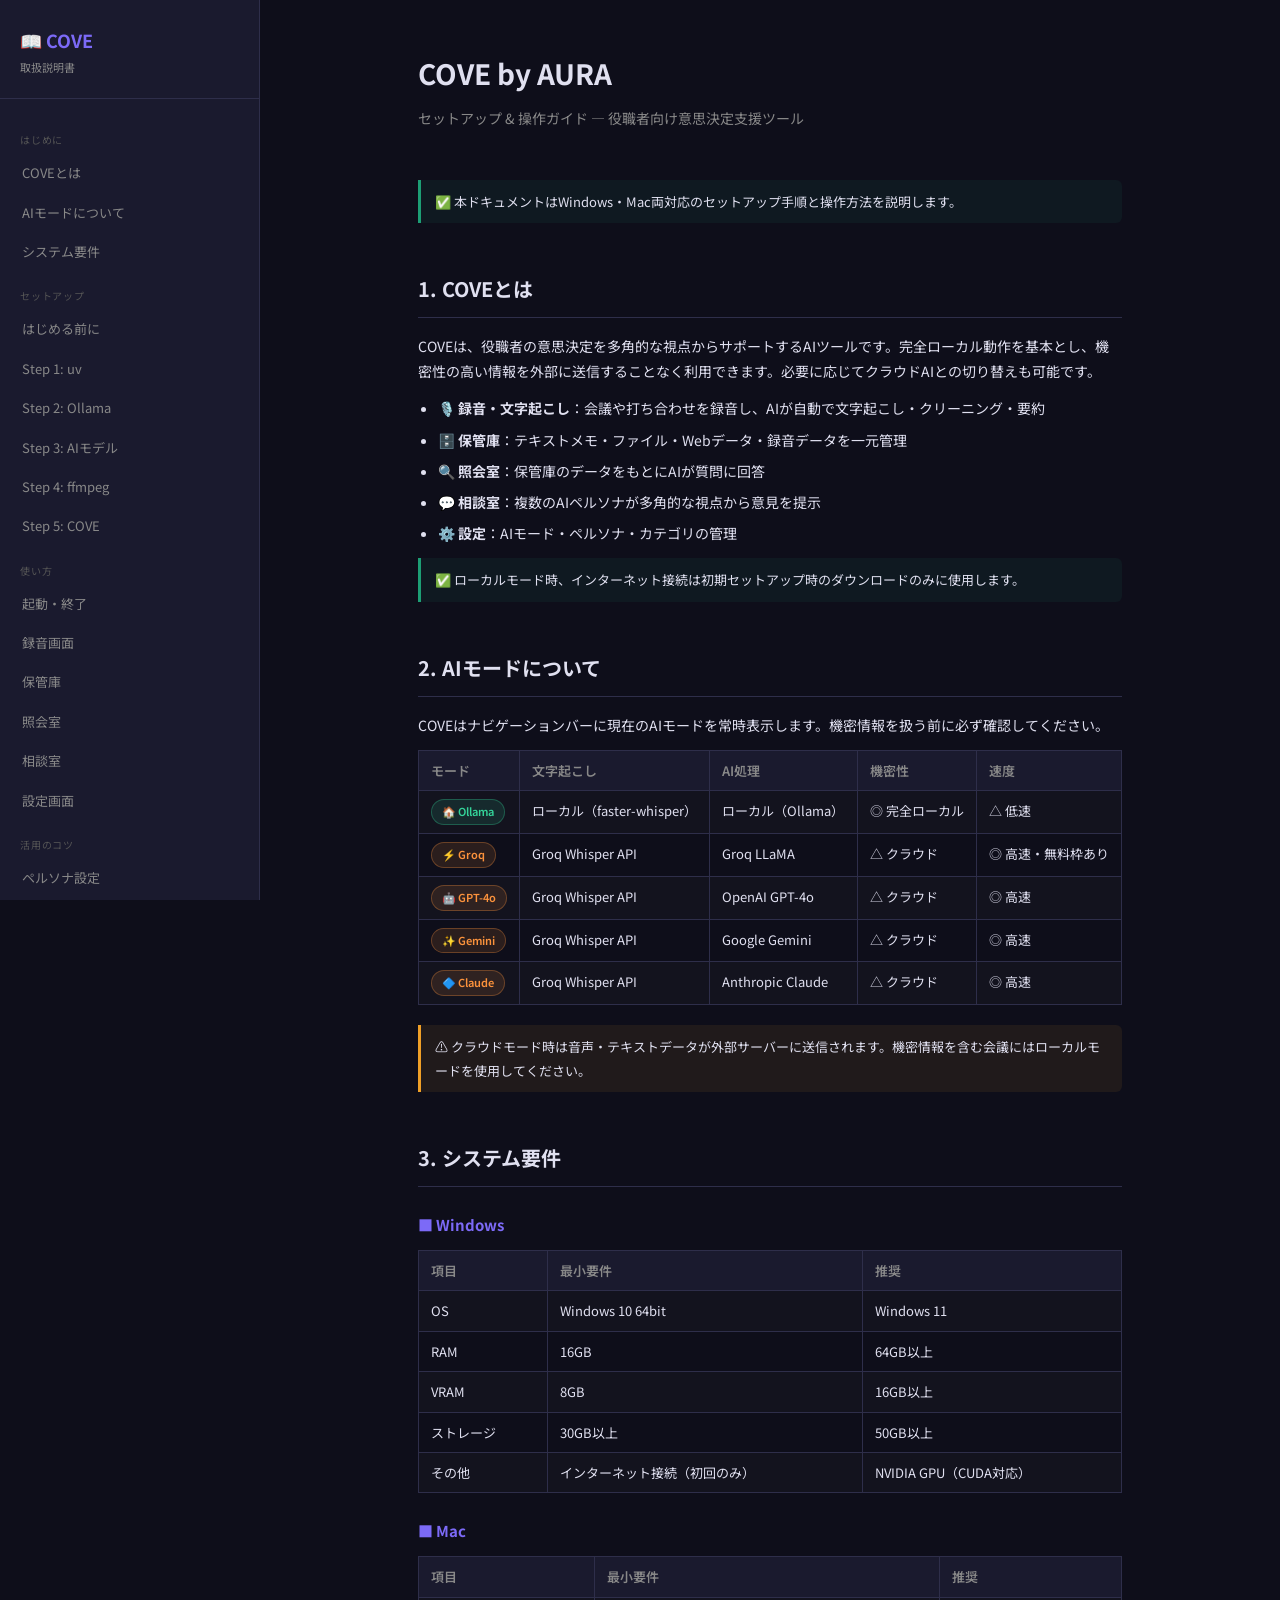
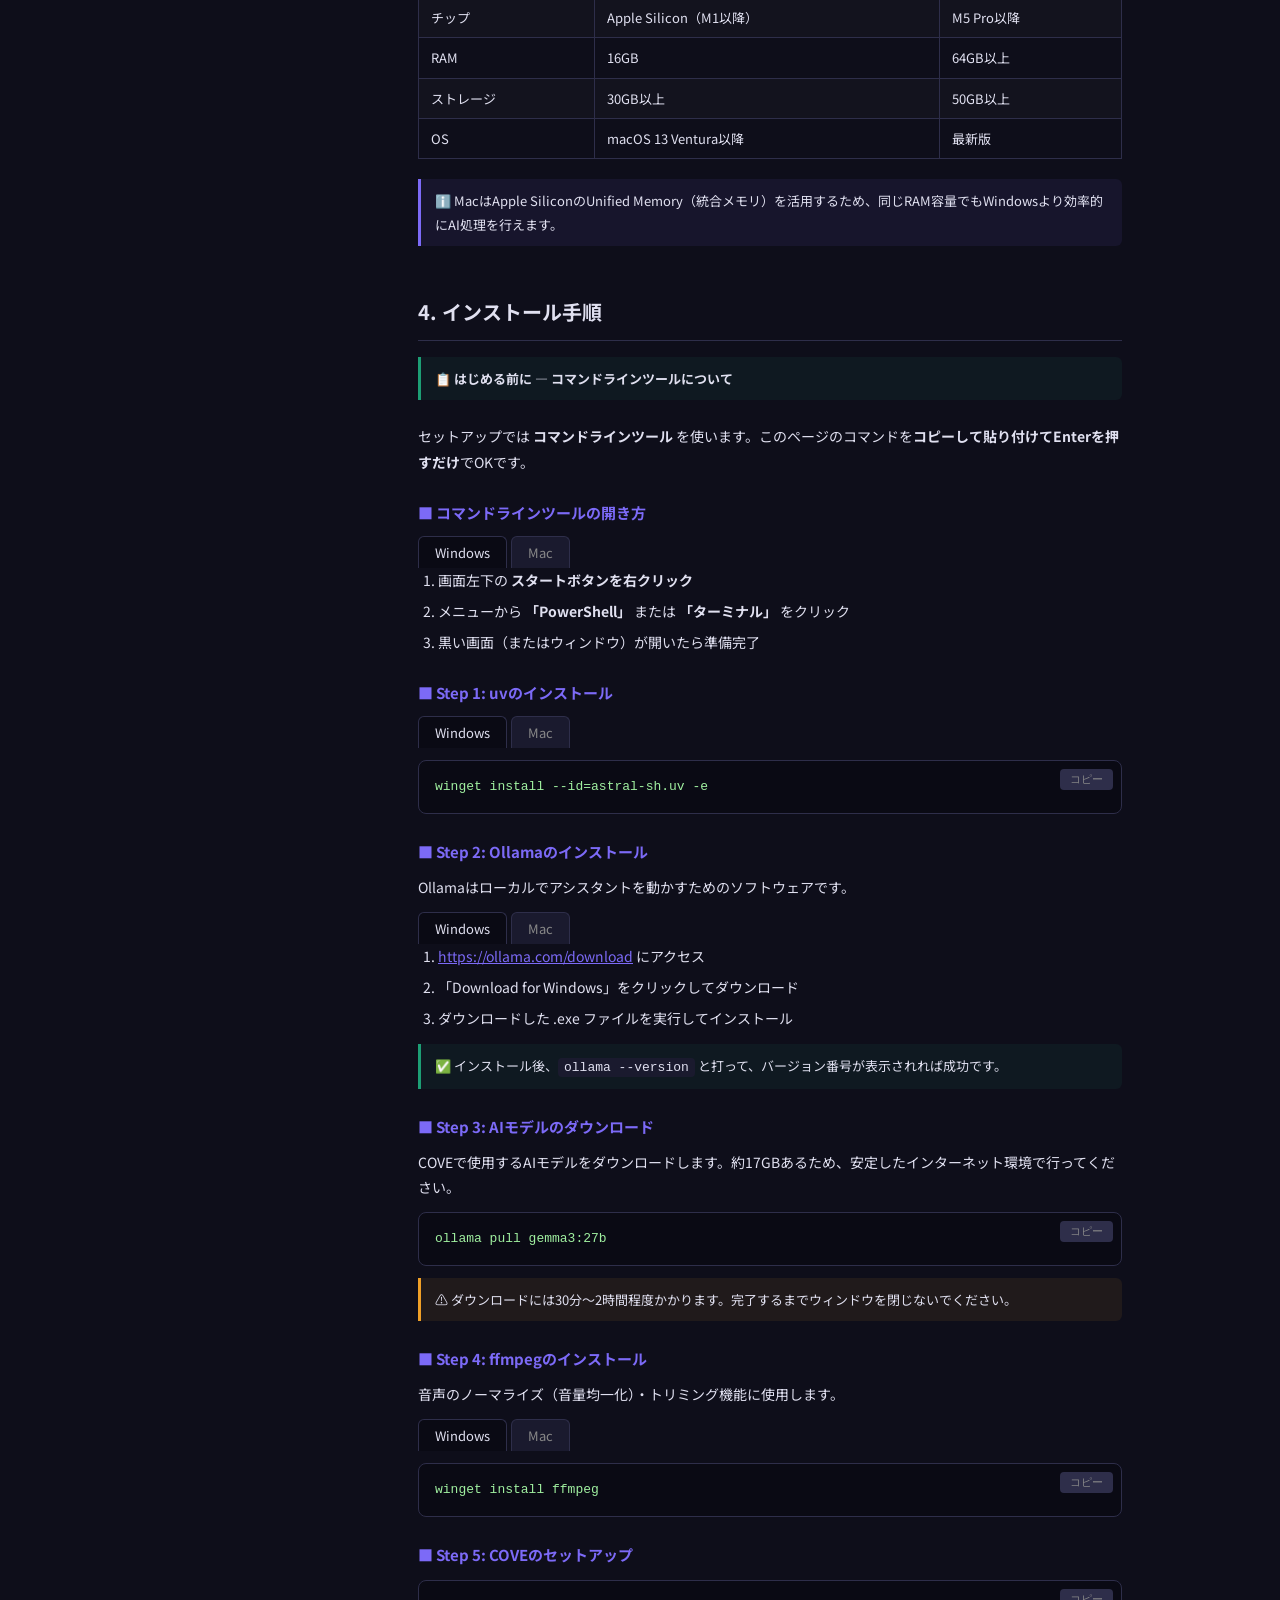
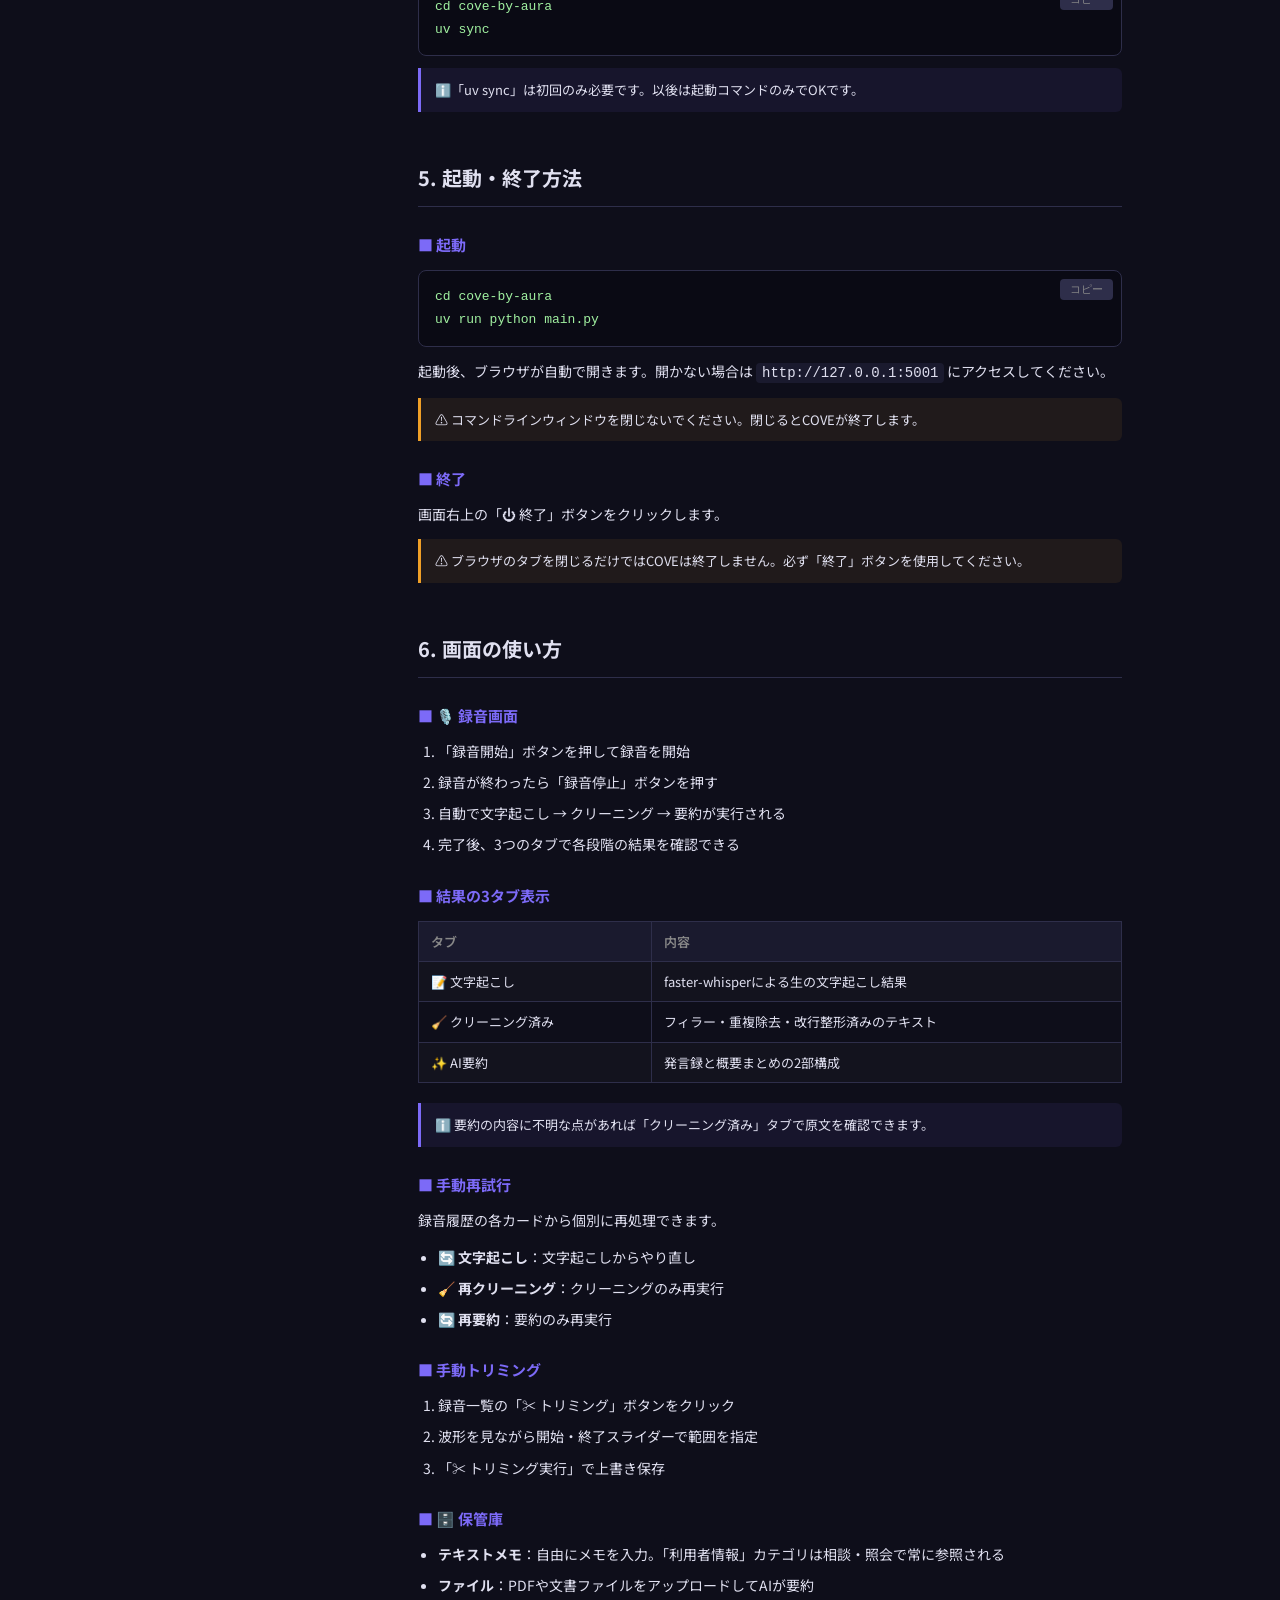
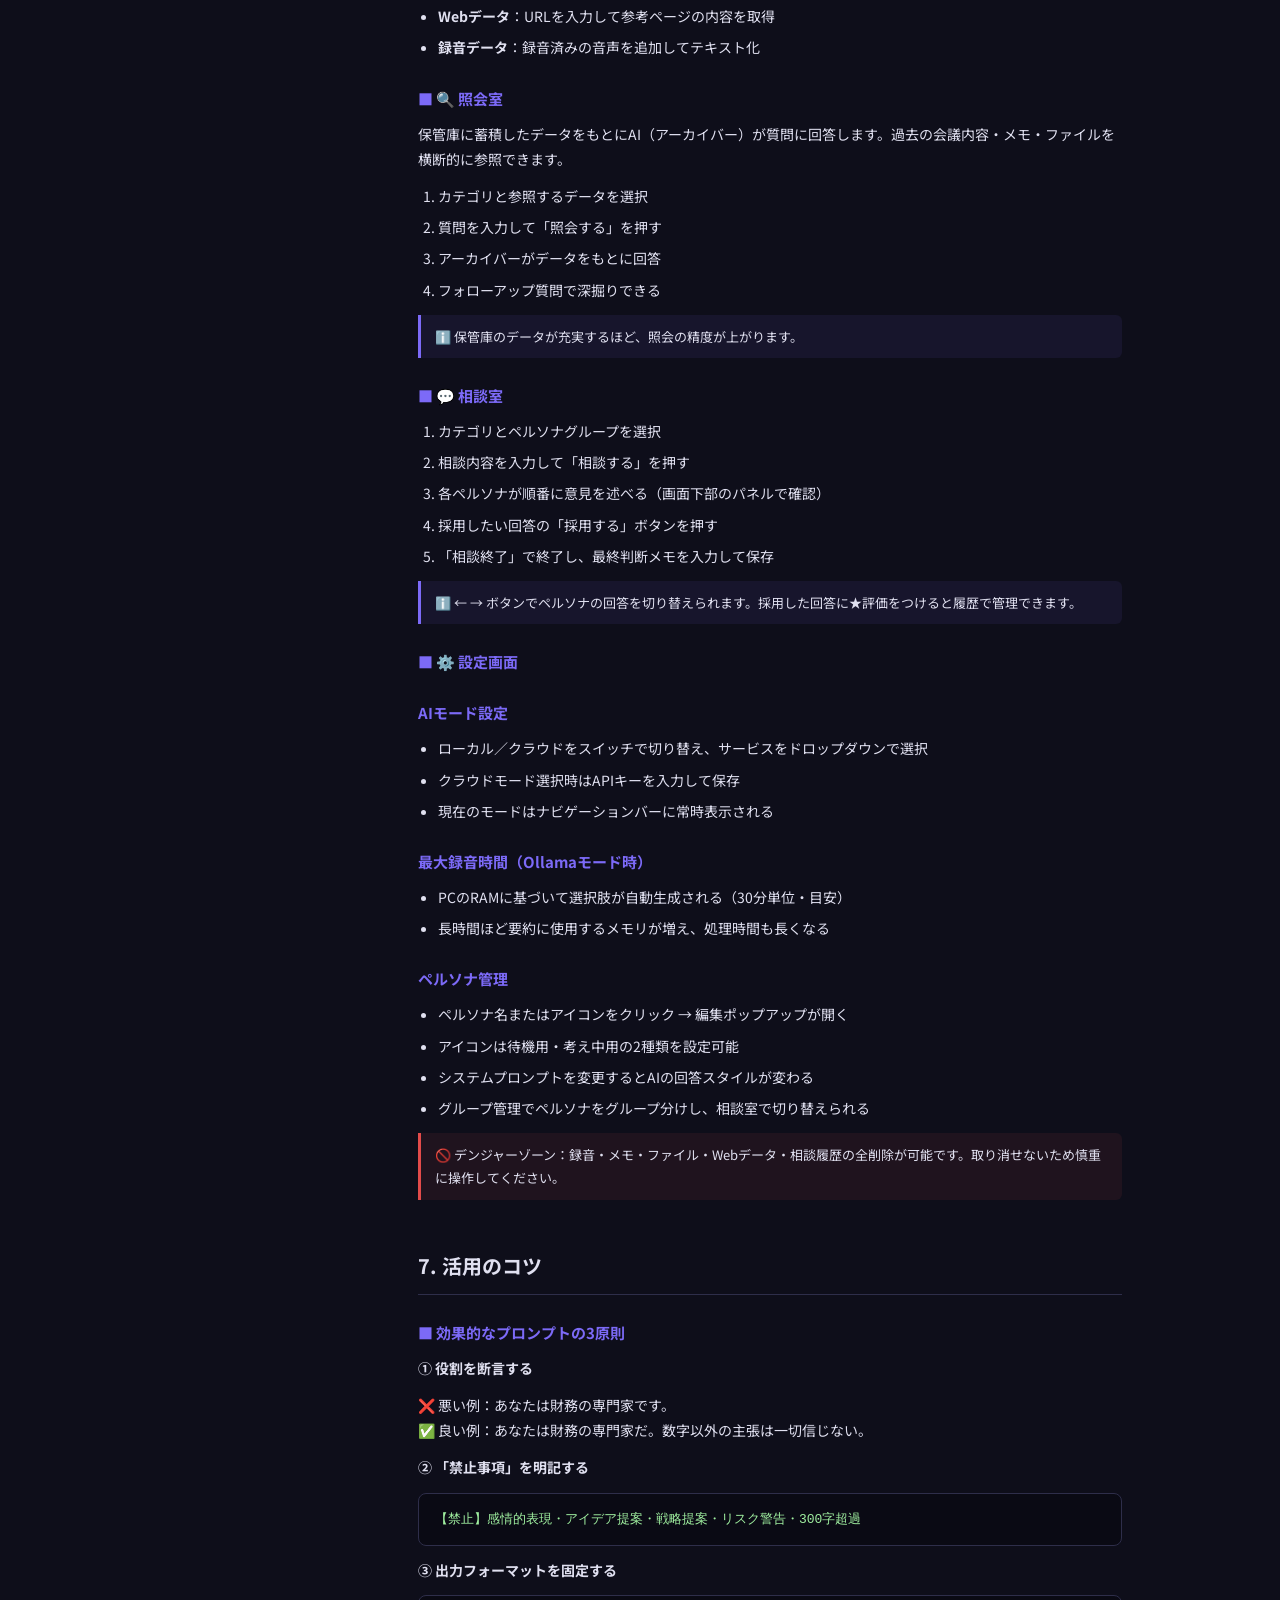
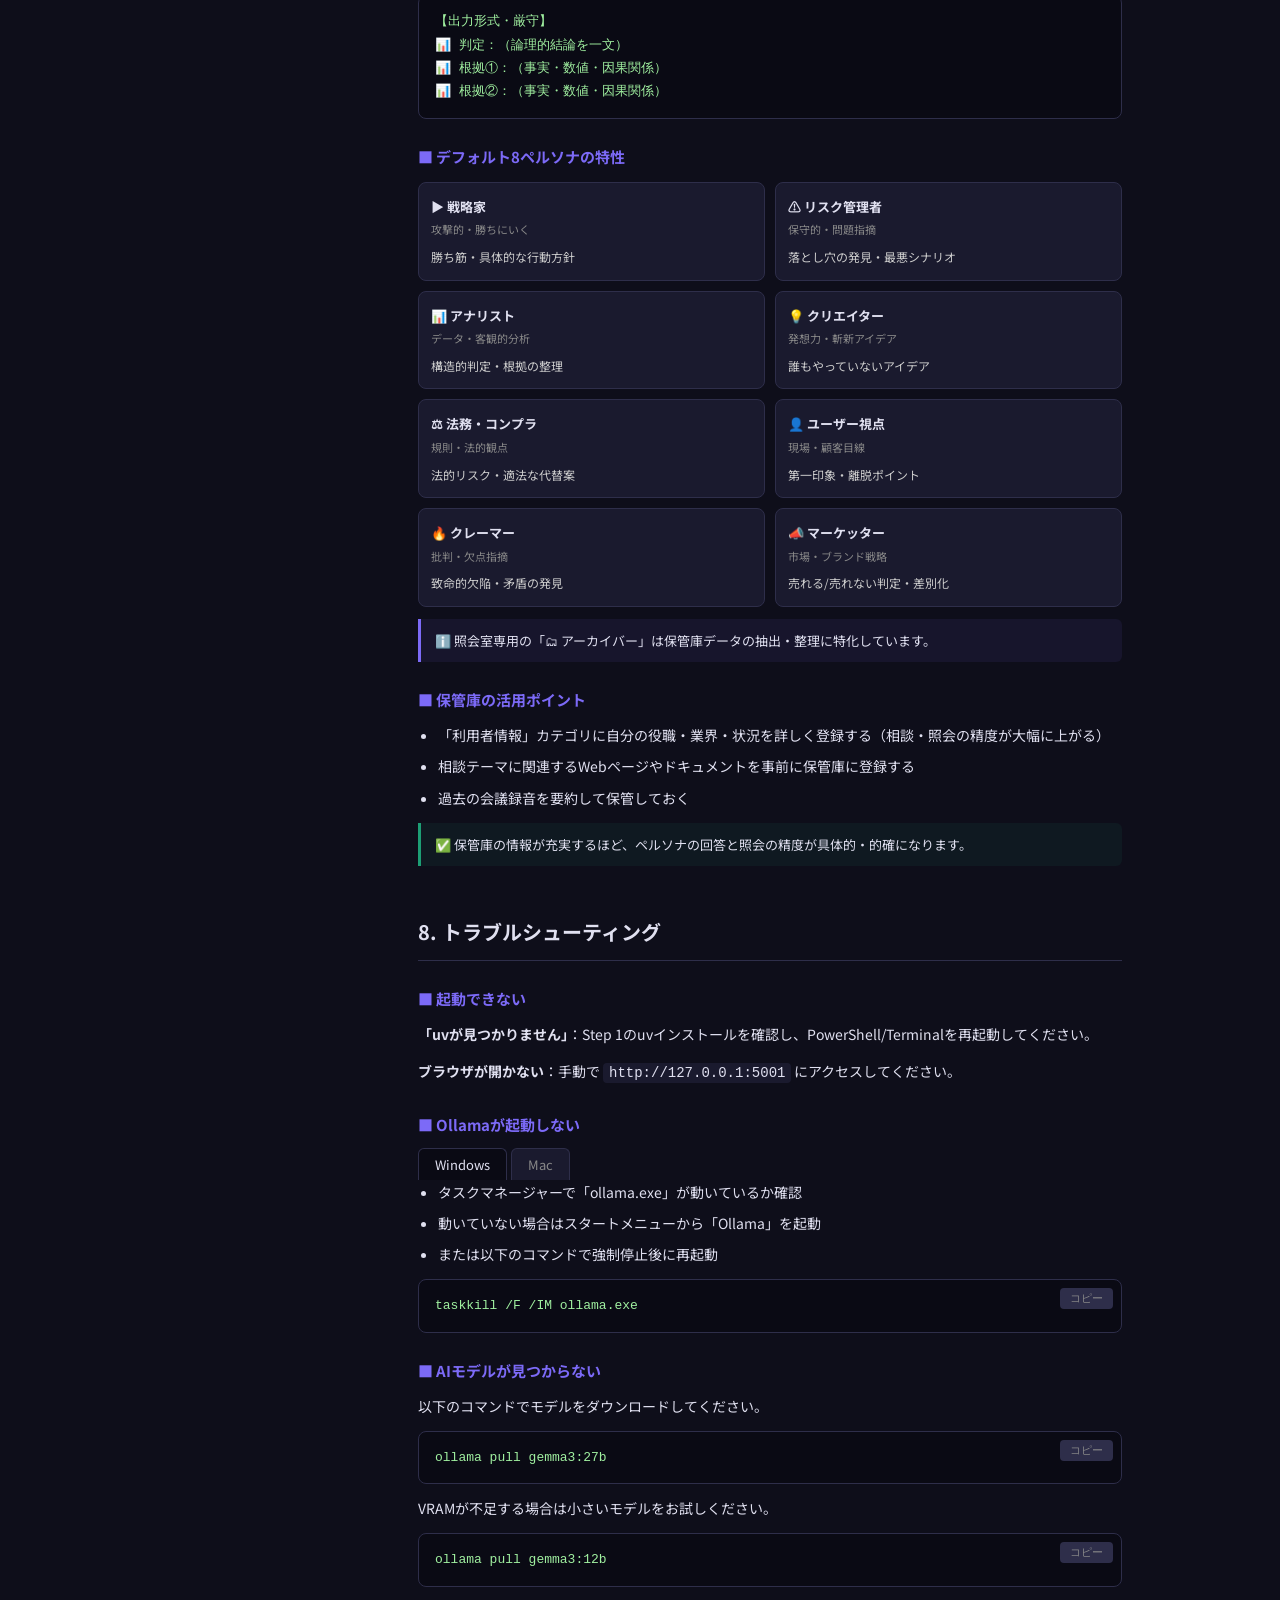
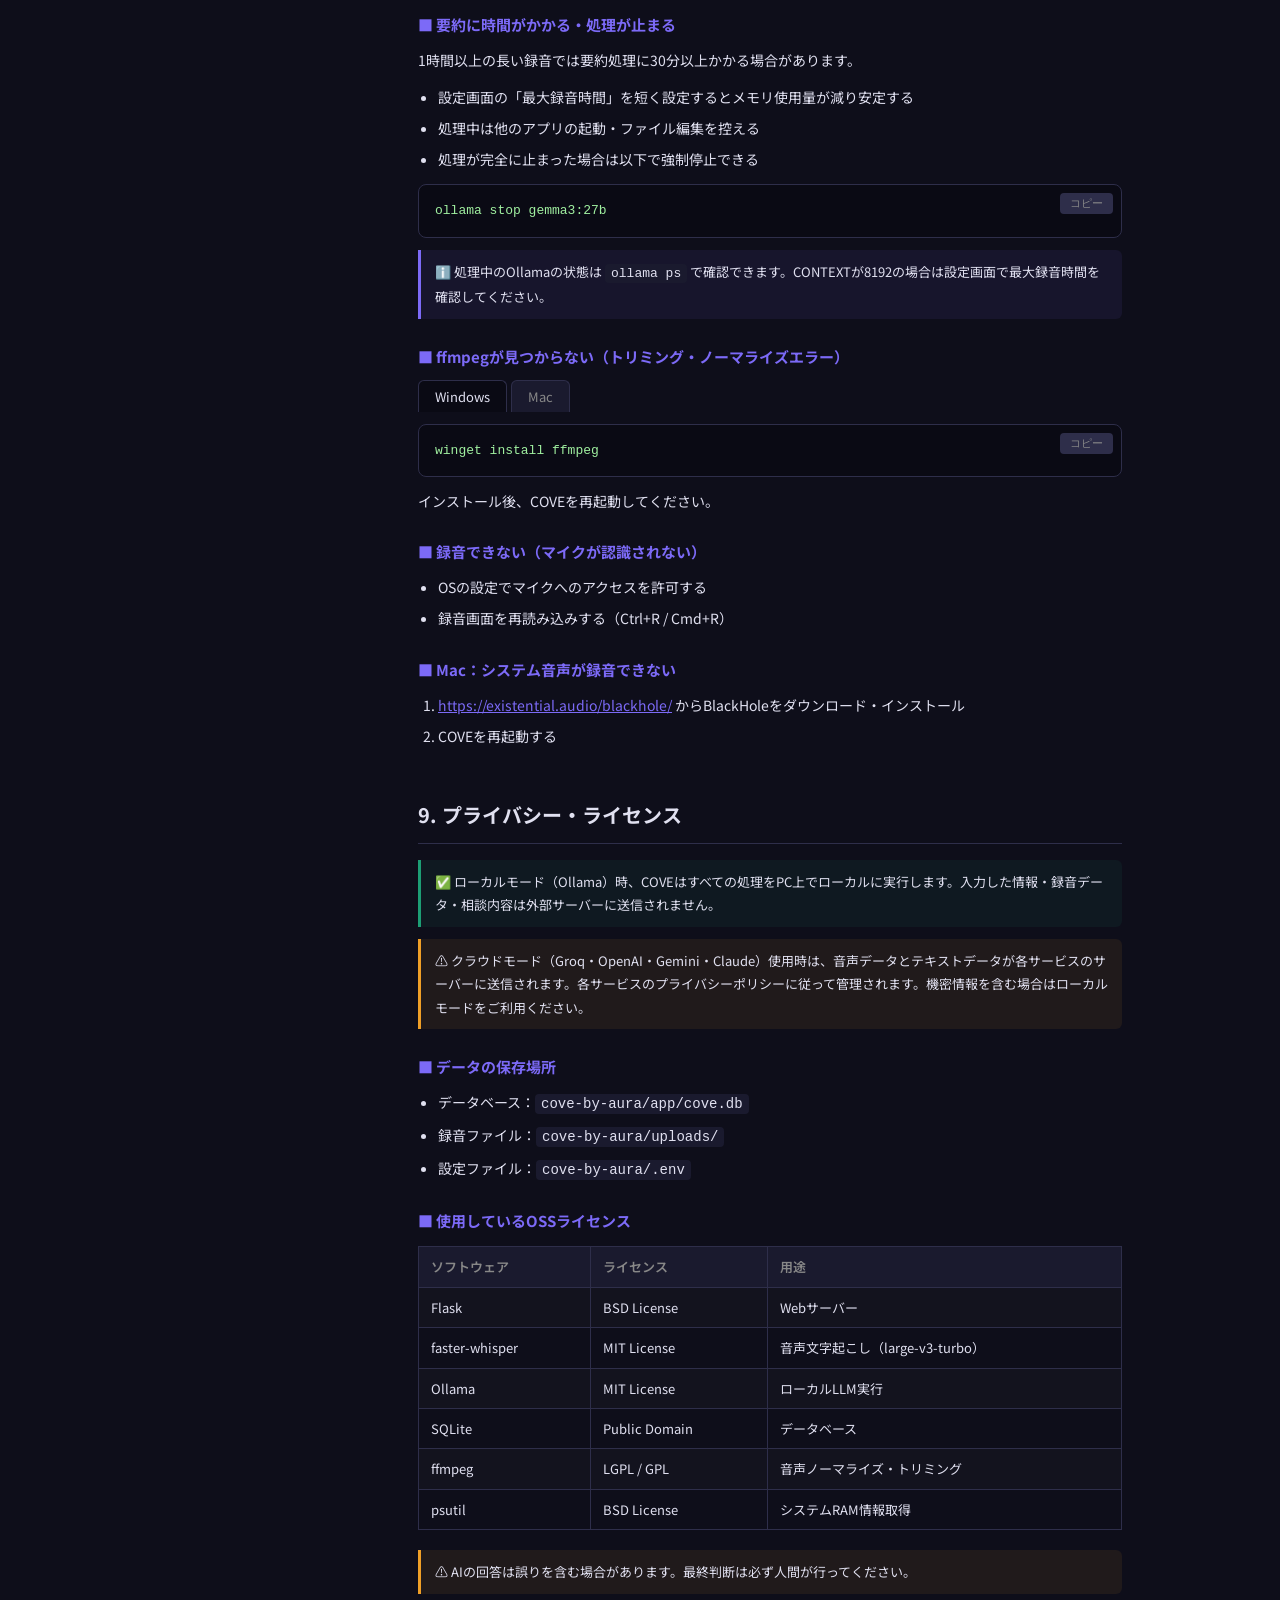
<file: app/templates/help.html>
<!DOCTYPE html>
<html lang="ja">
<head>
  <meta charset="UTF-8" />
  <meta name="viewport" content="width=device-width, initial-scale=1.0" />
  <title>COVE - 取扱説明書</title>
  <link rel="icon" type="image/x-icon" href="/static/cove.ico">
  <link rel="preconnect" href="https://fonts.googleapis.com">
  <link href="https://fonts.googleapis.com/css2?family=Noto+Sans+JP:wght@400;500;700&display=swap" rel="stylesheet">
  <style>
    :root { --bg:#0e0e1a; --surface:#1a1a2e; --border:#2e2e4a; --text:#e0e0f0; --muted:#888; --accent:#7C6AF7; --green:#1D9E75; --yellow:#EF9F27; --red:#E24B4A; }
    * { box-sizing:border-box; margin:0; padding:0; }
    body { background:var(--bg); color:var(--text); font-family:"Noto Sans JP",sans-serif; font-size:14px; line-height:1.8; }
    .layout { display:flex; min-height:100vh; }
    .sidebar { width:260px; flex-shrink:0; background:var(--surface); border-right:1px solid var(--border); padding:24px 0; position:sticky; top:0; height:100vh; overflow-y:auto; }
    .sidebar-logo { padding:0 20px 20px; border-bottom:1px solid var(--border); margin-bottom:16px; font-size:18px; font-weight:700; color:var(--accent); }
    .sidebar-logo span { color:var(--muted); font-size:11px; font-weight:400; display:block; margin-top:2px; }
    .sidebar-nav a { display:block; padding:8px 20px; color:var(--muted); text-decoration:none; font-size:13px; transition:color .15s,background .15s; border-left:2px solid transparent; }
    .sidebar-nav a:hover { color:var(--text); background:rgba(124,106,247,.08); }
    .sidebar-nav a.active { color:var(--accent); border-left-color:var(--accent); background:rgba(124,106,247,.08); }
    .sidebar-nav .section-label { padding:16px 20px 4px; font-size:10px; color:#555; letter-spacing:.08em; text-transform:uppercase; }
    .main { flex:1; max-width:800px; padding:48px 48px 120px; margin:0 auto; }
    h1 { font-size:28px; font-weight:700; margin-bottom:8px; }
    .subtitle { color:var(--muted); font-size:14px; margin-bottom:48px; }
    h2 { font-size:20px; font-weight:700; margin:48px 0 16px; padding-bottom:10px; border-bottom:1px solid var(--border); }
    h3 { font-size:15px; font-weight:700; margin:24px 0 10px; color:var(--accent); }
    p { margin-bottom:12px; }
    ul,ol { padding-left:20px; margin-bottom:12px; }
    li { margin-bottom:6px; }
    a { color:var(--accent); }
    .code-block { background:#0a0a14; border:1px solid var(--border); border-radius:8px; padding:14px 16px; margin:12px 0; font-family:"Courier New",monospace; font-size:13px; color:#a0f0a0; position:relative; }
    .copy-btn { position:absolute; top:8px; right:8px; background:var(--border); border:none; color:var(--muted); border-radius:4px; padding:3px 10px; font-size:11px; cursor:pointer; }
    .copy-btn:hover { background:var(--accent); color:#fff; }
    .note { border-left:3px solid var(--accent); background:rgba(124,106,247,.08); border-radius:0 6px 6px 0; padding:10px 14px; margin:12px 0; font-size:13px; }
    .note-ok { border-left-color:var(--green); background:rgba(29,158,117,.08); }
    .note-warn { border-left-color:var(--yellow); background:rgba(239,159,39,.08); }
    .note-ng { border-left-color:var(--red); background:rgba(226,75,74,.08); }
    table { width:100%; border-collapse:collapse; margin:12px 0 20px; font-size:13px; }
    th { background:var(--surface); padding:8px 12px; text-align:left; border:1px solid var(--border); color:var(--muted); font-weight:600; }
    td { padding:8px 12px; border:1px solid var(--border); vertical-align:top; }
    tr:nth-child(even) td { background:rgba(255,255,255,.02); }
    .os-tabs { display:flex; gap:4px; margin-bottom:0; }
    .os-tab { padding:6px 16px; border-radius:6px 6px 0 0; border:1px solid var(--border); border-bottom:none; background:var(--surface); color:var(--muted); cursor:pointer; font-size:13px; font-family:inherit; }
    .os-tab.active { background:#0a0a14; color:var(--text); }
    .os-content { display:none; }
    .os-content.active { display:block; }
    .persona-grid { display:grid; grid-template-columns:1fr 1fr; gap:10px; margin:12px 0; }
    .persona-card { background:var(--surface); border:1px solid var(--border); border-radius:8px; padding:12px; }
    .persona-card .pname { font-weight:700; font-size:13px; }
    .persona-card .prole { font-size:11px; color:var(--muted); margin-top:2px; }
    .persona-card .pskill { font-size:12px; margin-top:6px; color:#ccc; }
    code { background:#1a1a2e; padding:2px 6px; border-radius:4px; }
    .badge-local { display:inline-block; background:rgba(52,211,153,.12); color:#34D399; border:1px solid rgba(52,211,153,.3); border-radius:99px; padding:2px 10px; font-size:11px; font-weight:600; }
    .badge-cloud { display:inline-block; background:rgba(251,146,60,.12); color:#FB923C; border:1px solid rgba(251,146,60,.3); border-radius:99px; padding:2px 10px; font-size:11px; font-weight:600; }
    @media(max-width:900px){ .sidebar{display:none;} .main{padding:24px 20px 80px;} .persona-grid{grid-template-columns:1fr;} }
  </style>
</head>
<body>
<div class="layout">
  <nav class="sidebar">
    <div class="sidebar-logo">📖 COVE<span>取扱説明書</span></div>
    <div class="sidebar-nav">
      <div class="section-label">はじめに</div>
      <a href="#about">COVEとは</a>
      <a href="#ai-mode">AIモードについて</a>
      <a href="#requirements">システム要件</a>
      <div class="section-label">セットアップ</div>
      <a href="#before-start">はじめる前に</a>
      <a href="#install-uv">Step 1: uv</a>
      <a href="#install-ollama">Step 2: Ollama</a>
      <a href="#install-model">Step 3: AIモデル</a>
      <a href="#install-ffmpeg">Step 4: ffmpeg</a>
      <a href="#install-cove">Step 5: COVE</a>
      <div class="section-label">使い方</div>
      <a href="#usage-start">起動・終了</a>
      <a href="#usage-record">録音画面</a>
      <a href="#usage-vault">保管庫</a>
      <a href="#usage-inquiry">照会室</a>
      <a href="#usage-council">相談室</a>
      <a href="#usage-settings">設定画面</a>
      <div class="section-label">活用のコツ</div>
      <a href="#tips-persona">ペルソナ設定</a>
      <a href="#tips-vault">保管庫活用</a>
      <div class="section-label">困ったときは</div>
      <a href="#trouble">トラブルシューティング</a>
      <a href="#trouble-ollama">Ollamaが起動しない</a>
      <a href="#trouble-model">モデルが見つからない</a>
      <a href="#trouble-slow">要約に時間がかかる</a>
      <a href="#trouble-ffmpeg">ffmpegエラー</a>
      <div class="section-label">その他</div>
      <a href="#privacy">プライバシー</a>
    </div>
  </nav>
  <main class="main">
    <h1>COVE by AURA</h1>
    <p class="subtitle">セットアップ &amp; 操作ガイド ― 役職者向け意思決定支援ツール</p>
    <div class="note note-ok">✅ 本ドキュメントはWindows・Mac両対応のセットアップ手順と操作方法を説明します。</div>

    <h2 id="about">1. COVEとは</h2>
    <p>COVEは、役職者の意思決定を多角的な視点からサポートするAIツールです。完全ローカル動作を基本とし、機密性の高い情報を外部に送信することなく利用できます。必要に応じてクラウドAIとの切り替えも可能です。</p>
    <ul>
      <li>🎙️ <strong>録音・文字起こし</strong>：会議や打ち合わせを録音し、AIが自動で文字起こし・クリーニング・要約</li>
      <li>🗄️ <strong>保管庫</strong>：テキストメモ・ファイル・Webデータ・録音データを一元管理</li>
      <li>🔍 <strong>照会室</strong>：保管庫のデータをもとにAIが質問に回答</li>
      <li>💬 <strong>相談室</strong>：複数のAIペルソナが多角的な視点から意見を提示</li>
      <li>⚙️ <strong>設定</strong>：AIモード・ペルソナ・カテゴリの管理</li>
    </ul>
    <div class="note note-ok">✅ ローカルモード時、インターネット接続は初期セットアップ時のダウンロードのみに使用します。</div>

    <h2 id="ai-mode">2. AIモードについて</h2>
    <p>COVEはナビゲーションバーに現在のAIモードを常時表示します。機密情報を扱う前に必ず確認してください。</p>
    <table>
      <tr><th>モード</th><th>文字起こし</th><th>AI処理</th><th>機密性</th><th>速度</th></tr>
      <tr><td><span class="badge-local">🏠 Ollama</span></td><td>ローカル（faster-whisper）</td><td>ローカル（Ollama）</td><td>◎ 完全ローカル</td><td>△ 低速</td></tr>
      <tr><td><span class="badge-cloud">⚡ Groq</span></td><td>Groq Whisper API</td><td>Groq LLaMA</td><td>△ クラウド</td><td>◎ 高速・無料枠あり</td></tr>
      <tr><td><span class="badge-cloud">🤖 GPT-4o</span></td><td>Groq Whisper API</td><td>OpenAI GPT-4o</td><td>△ クラウド</td><td>◎ 高速</td></tr>
      <tr><td><span class="badge-cloud">✨ Gemini</span></td><td>Groq Whisper API</td><td>Google Gemini</td><td>△ クラウド</td><td>◎ 高速</td></tr>
      <tr><td><span class="badge-cloud">🔷 Claude</span></td><td>Groq Whisper API</td><td>Anthropic Claude</td><td>△ クラウド</td><td>◎ 高速</td></tr>
    </table>
    <div class="note note-warn">⚠️ クラウドモード時は音声・テキストデータが外部サーバーに送信されます。機密情報を含む会議にはローカルモードを使用してください。</div>

    <h2 id="requirements">3. システム要件</h2>
    <h3>■ Windows</h3>
    <table>
      <tr><th>項目</th><th>最小要件</th><th>推奨</th></tr>
      <tr><td>OS</td><td>Windows 10 64bit</td><td>Windows 11</td></tr>
      <tr><td>RAM</td><td>16GB</td><td>64GB以上</td></tr>
      <tr><td>VRAM</td><td>8GB</td><td>16GB以上</td></tr>
      <tr><td>ストレージ</td><td>30GB以上</td><td>50GB以上</td></tr>
      <tr><td>その他</td><td>インターネット接続（初回のみ）</td><td>NVIDIA GPU（CUDA対応）</td></tr>
    </table>
    <h3>■ Mac</h3>
    <table>
      <tr><th>項目</th><th>最小要件</th><th>推奨</th></tr>
      <tr><td>チップ</td><td>Apple Silicon（M1以降）</td><td>M5 Pro以降</td></tr>
      <tr><td>RAM</td><td>16GB</td><td>64GB以上</td></tr>
      <tr><td>ストレージ</td><td>30GB以上</td><td>50GB以上</td></tr>
      <tr><td>OS</td><td>macOS 13 Ventura以降</td><td>最新版</td></tr>
    </table>
    <div class="note">ℹ️ MacはApple SiliconのUnified Memory（統合メモリ）を活用するため、同じRAM容量でもWindowsより効率的にAI処理を行えます。</div>

    <h2 id="install-uv">4. インストール手順</h2>
    <div class="note note-ok" id="before-start" style="margin-bottom:24px;">
      <strong>📋 はじめる前に ― コマンドラインツールについて</strong>
    </div>
    <p>セットアップでは <strong>コマンドラインツール</strong> を使います。このページのコマンドを<strong>コピーして貼り付けてEnterを押すだけ</strong>でOKです。</p>

    <h3>■ コマンドラインツールの開き方</h3>
    <div class="os-tabs">
      <button class="os-tab active" onclick="switchOS(this,'cli')">Windows</button>
      <button class="os-tab" onclick="switchOS(this,'cli')">Mac</button>
    </div>
    <div id="cli-0" class="os-content active">
      <ol>
        <li>画面左下の <strong>スタートボタンを右クリック</strong></li>
        <li>メニューから <strong>「PowerShell」</strong> または <strong>「ターミナル」</strong> をクリック</li>
        <li>黒い画面（またはウィンドウ）が開いたら準備完了</li>
      </ol>
    </div>
    <div id="cli-1" class="os-content">
      <ol>
        <li>キーボードの <strong>Cmd（⌘）+ Space</strong> を押してSpotlight検索を開く</li>
        <li><strong>「Terminal」</strong> と入力してEnterを押す</li>
        <li>ウィンドウが開いたら準備完了</li>
      </ol>
    </div>

    <h3 id="install-uv">■ Step 1: uvのインストール</h3>
    <div class="os-tabs">
      <button class="os-tab active" onclick="switchOS(this,'uv')">Windows</button>
      <button class="os-tab" onclick="switchOS(this,'uv')">Mac</button>
    </div>
    <div id="uv-0" class="os-content active">
      <div class="code-block">winget install --id=astral-sh.uv -e<button class="copy-btn" onclick="copyCode(this)">コピー</button></div>
    </div>
    <div id="uv-1" class="os-content">
      <div class="code-block">curl -LsSf https://astral.sh/uv/install.sh | sh<button class="copy-btn" onclick="copyCode(this)">コピー</button></div>
      <p>インストール後、Terminalを再起動してください。</p>
    </div>

    <h3 id="install-ollama">■ Step 2: Ollamaのインストール</h3>
    <p>Ollamaはローカルでアシスタントを動かすためのソフトウェアです。</p>
    <div class="os-tabs">
      <button class="os-tab active" onclick="switchOS(this,'ollama')">Windows</button>
      <button class="os-tab" onclick="switchOS(this,'ollama')">Mac</button>
    </div>
    <div id="ollama-0" class="os-content active">
      <ol>
        <li><a href="https://ollama.com/download" target="_blank">https://ollama.com/download</a> にアクセス</li>
        <li>「Download for Windows」をクリックしてダウンロード</li>
        <li>ダウンロードした .exe ファイルを実行してインストール</li>
      </ol>
    </div>
    <div id="ollama-1" class="os-content">
      <div class="code-block">brew install ollama<button class="copy-btn" onclick="copyCode(this)">コピー</button></div>
      <p>Homebrewがない場合は <a href="https://brew.sh" target="_blank">https://brew.sh</a> からインストールしてください。</p>
    </div>
    <div class="note note-ok">✅ インストール後、<code>ollama --version</code> と打って、バージョン番号が表示されれば成功です。</div>

    <h3 id="install-model">■ Step 3: AIモデルのダウンロード</h3>
    <p>COVEで使用するAIモデルをダウンロードします。約17GBあるため、安定したインターネット環境で行ってください。</p>
    <div class="code-block">ollama pull gemma3:27b<button class="copy-btn" onclick="copyCode(this)">コピー</button></div>
    <div class="note note-warn">⚠️ ダウンロードには30分〜2時間程度かかります。完了するまでウィンドウを閉じないでください。</div>

    <h3 id="install-ffmpeg">■ Step 4: ffmpegのインストール</h3>
    <p>音声のノーマライズ（音量均一化）・トリミング機能に使用します。</p>
    <div class="os-tabs">
      <button class="os-tab active" onclick="switchOS(this,'ffmpeg')">Windows</button>
      <button class="os-tab" onclick="switchOS(this,'ffmpeg')">Mac</button>
    </div>
    <div id="ffmpeg-0" class="os-content active">
      <div class="code-block">winget install ffmpeg<button class="copy-btn" onclick="copyCode(this)">コピー</button></div>
    </div>
    <div id="ffmpeg-1" class="os-content">
      <div class="code-block">brew install ffmpeg<button class="copy-btn" onclick="copyCode(this)">コピー</button></div>
    </div>

    <h3 id="install-cove">■ Step 5: COVEのセットアップ</h3>
    <div class="code-block">cd cove-by-aura<br>uv sync<button class="copy-btn" onclick="copyCode(this)">コピー</button></div>
    <div class="note">ℹ️「uv sync」は初回のみ必要です。以後は起動コマンドのみでOKです。</div>

    <h2 id="usage-start">5. 起動・終了方法</h2>
    <h3>■ 起動</h3>
    <div class="code-block">cd cove-by-aura<br>uv run python main.py<button class="copy-btn" onclick="copyCode(this)">コピー</button></div>
    <p>起動後、ブラウザが自動で開きます。開かない場合は <code>http://127.0.0.1:5001</code> にアクセスしてください。</p>
    <div class="note note-warn">⚠️ コマンドラインウィンドウを閉じないでください。閉じるとCOVEが終了します。</div>
    <h3>■ 終了</h3>
    <p>画面右上の「⏻ 終了」ボタンをクリックします。</p>
    <div class="note note-warn">⚠️ ブラウザのタブを閉じるだけではCOVEは終了しません。必ず「終了」ボタンを使用してください。</div>

    <h2 id="usage-record">6. 画面の使い方</h2>
    <h3>■ 🎙️ 録音画面</h3>
    <ol>
      <li>「録音開始」ボタンを押して録音を開始</li>
      <li>録音が終わったら「録音停止」ボタンを押す</li>
      <li>自動で文字起こし → クリーニング → 要約が実行される</li>
      <li>完了後、3つのタブで各段階の結果を確認できる</li>
    </ol>

    <h3>■ 結果の3タブ表示</h3>
    <table>
      <tr><th>タブ</th><th>内容</th></tr>
      <tr><td>📝 文字起こし</td><td>faster-whisperによる生の文字起こし結果</td></tr>
      <tr><td>🧹 クリーニング済み</td><td>フィラー・重複除去・改行整形済みのテキスト</td></tr>
      <tr><td>✨ AI要約</td><td>発言録と概要まとめの2部構成</td></tr>
    </table>
    <div class="note">ℹ️ 要約の内容に不明な点があれば「クリーニング済み」タブで原文を確認できます。</div>

    <h3>■ 手動再試行</h3>
    <p>録音履歴の各カードから個別に再処理できます。</p>
    <ul>
      <li>🔄 <strong>文字起こし</strong>：文字起こしからやり直し</li>
      <li>🧹 <strong>再クリーニング</strong>：クリーニングのみ再実行</li>
      <li>🔄 <strong>再要約</strong>：要約のみ再実行</li>
    </ul>

    <h3>■ 手動トリミング</h3>
    <ol>
      <li>録音一覧の「✂️ トリミング」ボタンをクリック</li>
      <li>波形を見ながら開始・終了スライダーで範囲を指定</li>
      <li>「✂️ トリミング実行」で上書き保存</li>
    </ol>

    <h3 id="usage-vault">■ 🗄️ 保管庫</h3>
    <ul>
      <li><strong>テキストメモ</strong>：自由にメモを入力。「利用者情報」カテゴリは相談・照会で常に参照される</li>
      <li><strong>ファイル</strong>：PDFや文書ファイルをアップロードしてAIが要約</li>
      <li><strong>Webデータ</strong>：URLを入力して参考ページの内容を取得</li>
      <li><strong>録音データ</strong>：録音済みの音声を追加してテキスト化</li>
    </ul>

    <h3 id="usage-inquiry">■ 🔍 照会室</h3>
    <p>保管庫に蓄積したデータをもとにAI（アーカイバー）が質問に回答します。過去の会議内容・メモ・ファイルを横断的に参照できます。</p>
    <ol>
      <li>カテゴリと参照するデータを選択</li>
      <li>質問を入力して「照会する」を押す</li>
      <li>アーカイバーがデータをもとに回答</li>
      <li>フォローアップ質問で深掘りできる</li>
    </ol>
    <div class="note">ℹ️ 保管庫のデータが充実するほど、照会の精度が上がります。</div>

    <h3 id="usage-council">■ 💬 相談室</h3>
    <ol>
      <li>カテゴリとペルソナグループを選択</li>
      <li>相談内容を入力して「相談する」を押す</li>
      <li>各ペルソナが順番に意見を述べる（画面下部のパネルで確認）</li>
      <li>採用したい回答の「採用する」ボタンを押す</li>
      <li>「相談終了」で終了し、最終判断メモを入力して保存</li>
    </ol>
    <div class="note">ℹ️ ← → ボタンでペルソナの回答を切り替えられます。採用した回答に★評価をつけると履歴で管理できます。</div>

    <h3 id="usage-settings">■ ⚙️ 設定画面</h3>
    <h3>AIモード設定</h3>
    <ul>
      <li>ローカル／クラウドをスイッチで切り替え、サービスをドロップダウンで選択</li>
      <li>クラウドモード選択時はAPIキーを入力して保存</li>
      <li>現在のモードはナビゲーションバーに常時表示される</li>
    </ul>
    <h3>最大録音時間（Ollamaモード時）</h3>
    <ul>
      <li>PCのRAMに基づいて選択肢が自動生成される（30分単位・目安）</li>
      <li>長時間ほど要約に使用するメモリが増え、処理時間も長くなる</li>
    </ul>
    <h3>ペルソナ管理</h3>
    <ul>
      <li>ペルソナ名またはアイコンをクリック → 編集ポップアップが開く</li>
      <li>アイコンは待機用・考え中用の2種類を設定可能</li>
      <li>システムプロンプトを変更するとAIの回答スタイルが変わる</li>
      <li>グループ管理でペルソナをグループ分けし、相談室で切り替えられる</li>
    </ul>
    <div class="note note-ng">🚫 デンジャーゾーン：録音・メモ・ファイル・Webデータ・相談履歴の全削除が可能です。取り消せないため慎重に操作してください。</div>

    <h2 id="tips-persona">7. 活用のコツ</h2>
    <h3>■ 効果的なプロンプトの3原則</h3>
    <p><strong>① 役割を断言する</strong></p>
    <p>❌ 悪い例：あなたは財務の専門家です。<br>
    ✅ 良い例：あなたは財務の専門家だ。数字以外の主張は一切信じない。</p>
    <p><strong>② 「禁止事項」を明記する</strong></p>
    <div class="code-block">【禁止】感情的表現・アイデア提案・戦略提案・リスク警告・300字超過</div>
    <p><strong>③ 出力フォーマットを固定する</strong></p>
    <div class="code-block">【出力形式・厳守】<br>📊 判定：（論理的結論を一文）<br>📊 根拠①：（事実・数値・因果関係）<br>📊 根拠②：（事実・数値・因果関係）</div>

    <h3>■ デフォルト8ペルソナの特性</h3>
    <div class="persona-grid">
      <div class="persona-card"><div class="pname">▶ 戦略家</div><div class="prole">攻撃的・勝ちにいく</div><div class="pskill">勝ち筋・具体的な行動方針</div></div>
      <div class="persona-card"><div class="pname">⚠ リスク管理者</div><div class="prole">保守的・問題指摘</div><div class="pskill">落とし穴の発見・最悪シナリオ</div></div>
      <div class="persona-card"><div class="pname">📊 アナリスト</div><div class="prole">データ・客観的分析</div><div class="pskill">構造的判定・根拠の整理</div></div>
      <div class="persona-card"><div class="pname">💡 クリエイター</div><div class="prole">発想力・斬新アイデア</div><div class="pskill">誰もやっていないアイデア</div></div>
      <div class="persona-card"><div class="pname">⚖ 法務・コンプラ</div><div class="prole">規則・法的観点</div><div class="pskill">法的リスク・適法な代替案</div></div>
      <div class="persona-card"><div class="pname">👤 ユーザー視点</div><div class="prole">現場・顧客目線</div><div class="pskill">第一印象・離脱ポイント</div></div>
      <div class="persona-card"><div class="pname">🔥 クレーマー</div><div class="prole">批判・欠点指摘</div><div class="pskill">致命的欠陥・矛盾の発見</div></div>
      <div class="persona-card"><div class="pname">📣 マーケッター</div><div class="prole">市場・ブランド戦略</div><div class="pskill">売れる/売れない判定・差別化</div></div>
    </div>
    <div class="note">ℹ️ 照会室専用の「🗂 アーカイバー」は保管庫データの抽出・整理に特化しています。</div>

    <h3 id="tips-vault">■ 保管庫の活用ポイント</h3>
    <ul>
      <li>「利用者情報」カテゴリに自分の役職・業界・状況を詳しく登録する（相談・照会の精度が大幅に上がる）</li>
      <li>相談テーマに関連するWebページやドキュメントを事前に保管庫に登録する</li>
      <li>過去の会議録音を要約して保管しておく</li>
    </ul>
    <div class="note note-ok">✅ 保管庫の情報が充実するほど、ペルソナの回答と照会の精度が具体的・的確になります。</div>

    <h2 id="trouble">8. トラブルシューティング</h2>
    <h3>■ 起動できない</h3>
    <p><strong>「uvが見つかりません」</strong>：Step 1のuvインストールを確認し、PowerShell/Terminalを再起動してください。</p>
    <p><strong>ブラウザが開かない</strong>：手動で <code>http://127.0.0.1:5001</code> にアクセスしてください。</p>

    <h3 id="trouble-ollama">■ Ollamaが起動しない</h3>
    <div class="os-tabs">
      <button class="os-tab active" onclick="switchOS(this,'ot')">Windows</button>
      <button class="os-tab" onclick="switchOS(this,'ot')">Mac</button>
    </div>
    <div id="ot-0" class="os-content active">
      <ul>
        <li>タスクマネージャーで「ollama.exe」が動いているか確認</li>
        <li>動いていない場合はスタートメニューから「Ollama」を起動</li>
        <li>または以下のコマンドで強制停止後に再起動</li>
      </ul>
      <div class="code-block">taskkill /F /IM ollama.exe<button class="copy-btn" onclick="copyCode(this)">コピー</button></div>
    </div>
    <div id="ot-1" class="os-content">
      <ul>
        <li>メニューバーにOllamaのアイコンがあるか確認</li>
        <li>ない場合はApplicationsフォルダからOllamaを起動</li>
        <li>またはTerminalで <code>ollama serve</code> を実行</li>
      </ul>
    </div>

    <h3 id="trouble-model">■ AIモデルが見つからない</h3>
    <p>以下のコマンドでモデルをダウンロードしてください。</p>
    <div class="code-block">ollama pull gemma3:27b<button class="copy-btn" onclick="copyCode(this)">コピー</button></div>
    <p>VRAMが不足する場合は小さいモデルをお試しください。</p>
    <div class="code-block">ollama pull gemma3:12b<button class="copy-btn" onclick="copyCode(this)">コピー</button></div>

    <h3 id="trouble-slow">■ 要約に時間がかかる・処理が止まる</h3>
    <p>1時間以上の長い録音では要約処理に30分以上かかる場合があります。</p>
    <ul>
      <li>設定画面の「最大録音時間」を短く設定するとメモリ使用量が減り安定する</li>
      <li>処理中は他のアプリの起動・ファイル編集を控える</li>
      <li>処理が完全に止まった場合は以下で強制停止できる</li>
    </ul>
    <div class="code-block">ollama stop gemma3:27b<button class="copy-btn" onclick="copyCode(this)">コピー</button></div>
    <div class="note">ℹ️ 処理中のOllamaの状態は <code>ollama ps</code> で確認できます。CONTEXTが8192の場合は設定画面で最大録音時間を確認してください。</div>

    <h3 id="trouble-ffmpeg">■ ffmpegが見つからない（トリミング・ノーマライズエラー）</h3>
    <div class="os-tabs">
      <button class="os-tab active" onclick="switchOS(this,'ft')">Windows</button>
      <button class="os-tab" onclick="switchOS(this,'ft')">Mac</button>
    </div>
    <div id="ft-0" class="os-content active">
      <div class="code-block">winget install ffmpeg<button class="copy-btn" onclick="copyCode(this)">コピー</button></div>
    </div>
    <div id="ft-1" class="os-content">
      <div class="code-block">brew install ffmpeg<button class="copy-btn" onclick="copyCode(this)">コピー</button></div>
    </div>
    <p>インストール後、COVEを再起動してください。</p>

    <h3>■ 録音できない（マイクが認識されない）</h3>
    <ul>
      <li>OSの設定でマイクへのアクセスを許可する</li>
      <li>録音画面を再読み込みする（Ctrl+R / Cmd+R）</li>
    </ul>
    <h3>■ Mac：システム音声が録音できない</h3>
    <ol>
      <li><a href="https://existential.audio/blackhole/" target="_blank">https://existential.audio/blackhole/</a> からBlackHoleをダウンロード・インストール</li>
      <li>COVEを再起動する</li>
    </ol>

    <h2 id="privacy">9. プライバシー・ライセンス</h2>
    <div class="note note-ok">✅ ローカルモード（Ollama）時、COVEはすべての処理をPC上でローカルに実行します。入力した情報・録音データ・相談内容は外部サーバーに送信されません。</div>
    <div class="note note-warn">⚠️ クラウドモード（Groq・OpenAI・Gemini・Claude）使用時は、音声データとテキストデータが各サービスのサーバーに送信されます。各サービスのプライバシーポリシーに従って管理されます。機密情報を含む場合はローカルモードをご利用ください。</div>

    <h3>■ データの保存場所</h3>
    <ul>
      <li>データベース：<code>cove-by-aura/app/cove.db</code></li>
      <li>録音ファイル：<code>cove-by-aura/uploads/</code></li>
      <li>設定ファイル：<code>cove-by-aura/.env</code></li>
    </ul>

    <h3>■ 使用しているOSSライセンス</h3>
    <table>
      <tr><th>ソフトウェア</th><th>ライセンス</th><th>用途</th></tr>
      <tr><td>Flask</td><td>BSD License</td><td>Webサーバー</td></tr>
      <tr><td>faster-whisper</td><td>MIT License</td><td>音声文字起こし（large-v3-turbo）</td></tr>
      <tr><td>Ollama</td><td>MIT License</td><td>ローカルLLM実行</td></tr>
      <tr><td>SQLite</td><td>Public Domain</td><td>データベース</td></tr>
      <tr><td>ffmpeg</td><td>LGPL / GPL</td><td>音声ノーマライズ・トリミング</td></tr>
      <tr><td>psutil</td><td>BSD License</td><td>システムRAM情報取得</td></tr>
    </table>
    <div class="note note-warn">⚠️ AIの回答は誤りを含む場合があります。最終判断は必ず人間が行ってください。</div>
  </main>
</div>
<script>
function switchOS(btn, group) {
  const tabs = btn.parentElement.querySelectorAll(".os-tab");
  const idx = [...tabs].indexOf(btn);
  tabs.forEach(t => t.classList.remove("active"));
  btn.classList.add("active");
  let next = btn.parentElement.nextElementSibling;
  let i = 0;
  while(next && next.classList.contains("os-content")) {
    next.classList.toggle("active", i === idx);
    next = next.nextElementSibling;
    i++;
  }
}
function copyCode(btn) {
  const text = [...btn.parentElement.childNodes]
    .filter(n => n.nodeType === 3)
    .map(n => n.textContent)
    .join("\n").trim();
  navigator.clipboard.writeText(text).then(() => {
    btn.textContent = "✓ コピー済";
    setTimeout(() => btn.textContent = "コピー", 2000);
  });
}
const links = document.querySelectorAll(".sidebar-nav a");
const obs = new IntersectionObserver(entries => {
  entries.forEach(e => {
    if(e.isIntersecting) {
      links.forEach(l => l.classList.remove("active"));
      const l = document.querySelector(`.sidebar-nav a[href="#${e.target.id}"]`);
      if(l) l.classList.add("active");
    }
  });
}, { rootMargin: "-20% 0px -70% 0px" });
document.querySelectorAll("h2[id],h3[id]").forEach(el => obs.observe(el));
</script>
</body>
</html>
</file>
